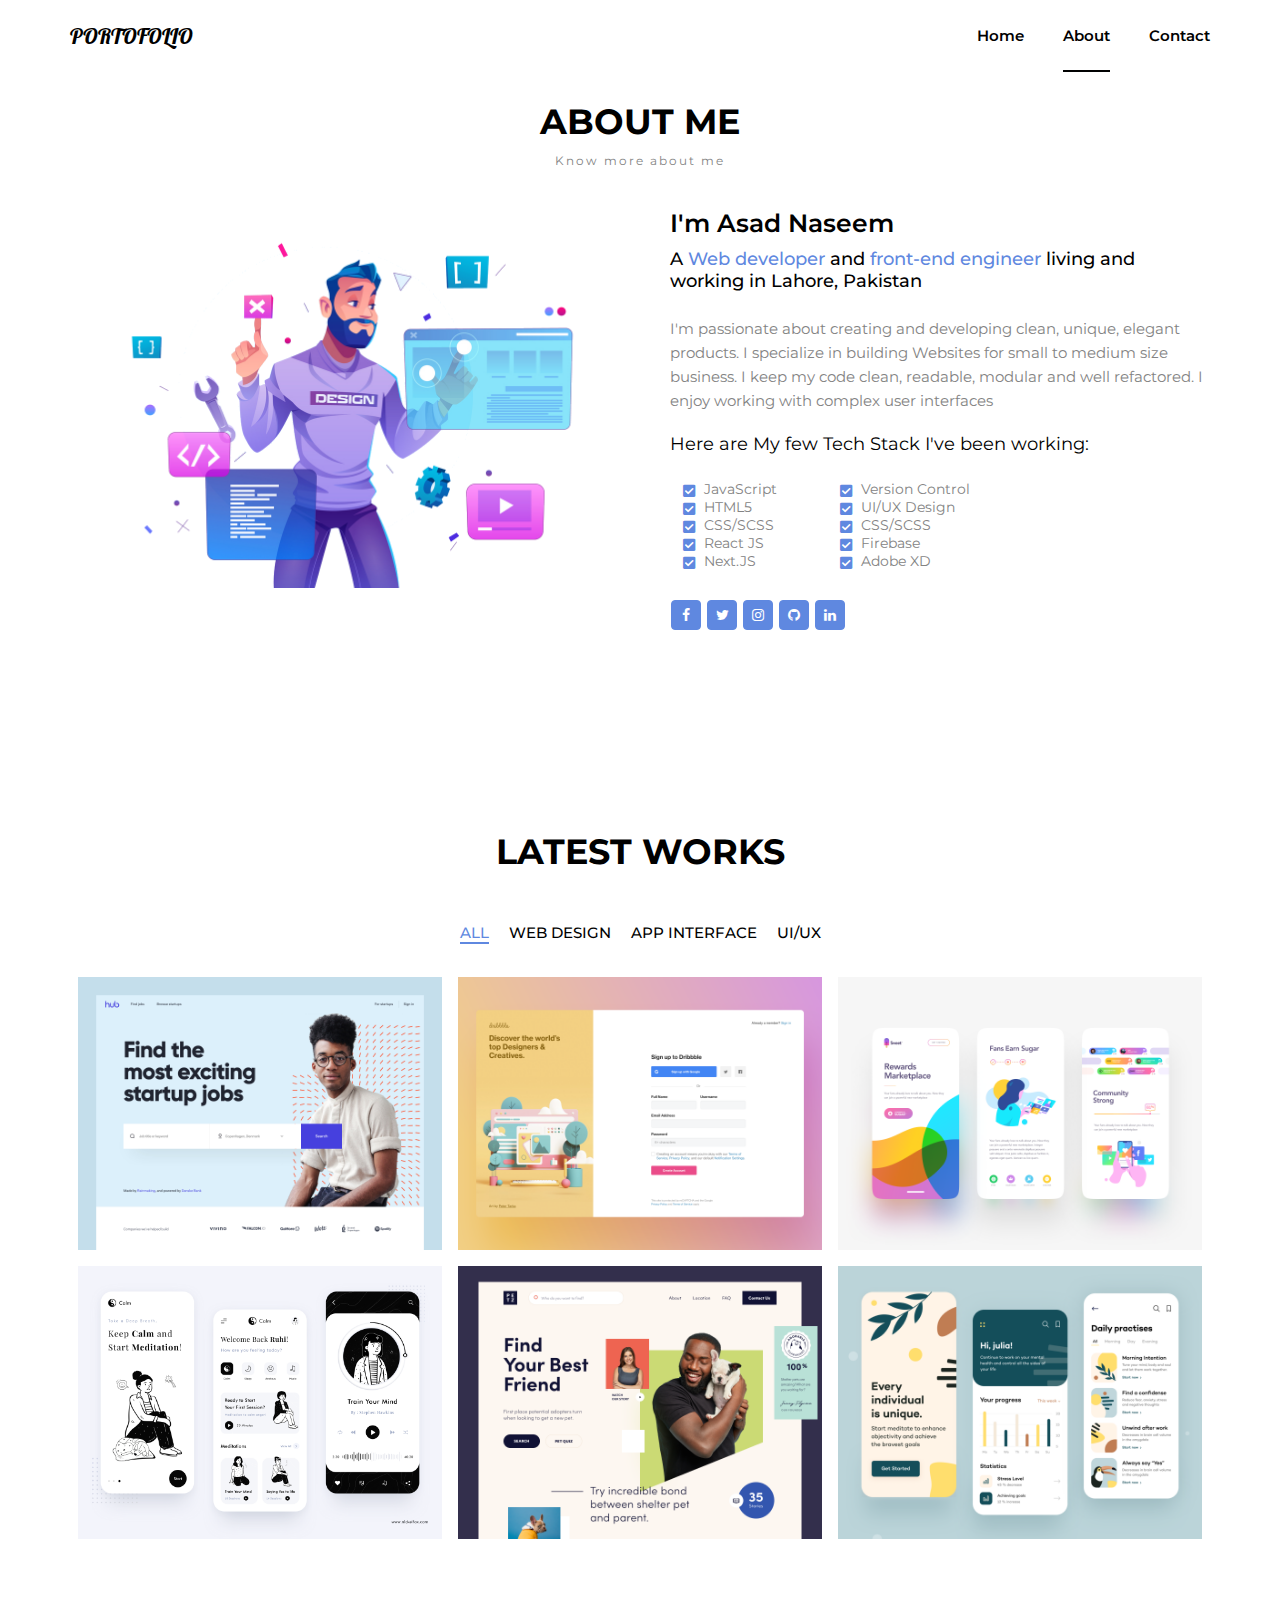
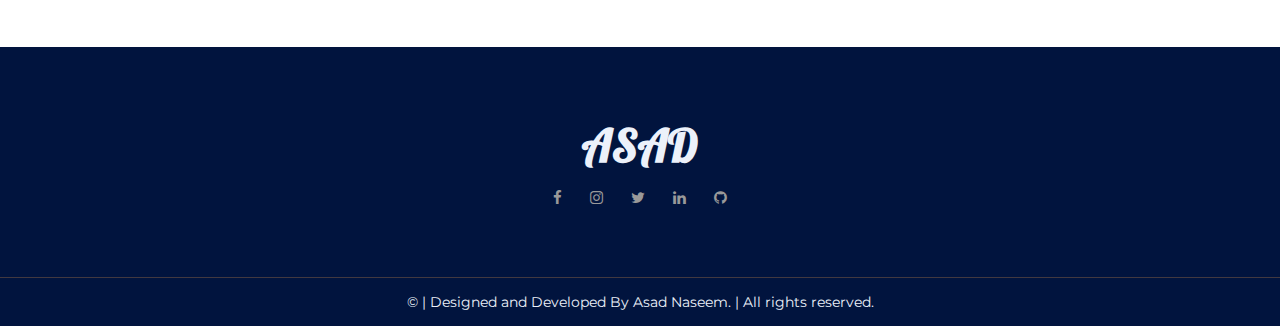
<file: aboutme.html>
<!DOCTYPE html>
<html lang="en">
   <head>
      <meta charset="UTF-8" />
      <meta name="viewport" content="width=device-width, initial-scale=1.0" />
      <title>Asad Naseem| Full-Stack Developer</title>
      <link href="./css/header.css" rel="stylesheet" />
      <link href="./css/main.css" rel="stylesheet" />
      <link href="./css/home.css" rel="stylesheet" />
      <link href="./css/about.css" rel="stylesheet" />
      <link href="./css/service.css" rel="stylesheet" />
      <link href="./css/portfolio.css" rel="stylesheet" />
      <link href="./css/testimonials.css" rel="stylesheet" />
      <link href="./css/testimonials.css" rel="stylesheet" />
      <link href="./css/blog.css" rel="stylesheet" />
      <link href="./css/contact.css" rel="stylesheet" />
      <link href="./css/footer.css" rel="stylesheet" />
   </head>

   <body>
    <header>
        <div class="container">
           <div class="row">
              <div class="brand-name" id="brand-name-2">
                 <a href="/" class="logo">PORTOFOLIO</a>
              </div>
              <div class="hamburger">
                 <i class="fa fa-bars"></i>
              </div>
              <div class="navbar" id ="navbar-1">
                 <ul>
                    <li><a href="./index.html" >Home</a></li>
                    <li><a href="./aboutme.html" class="active">About</a></li>
                    <li><a href="./contactus.html" >Contact</a></li>
                 </ul>
              </div>
           </div>
        </div>
     </header>


     <section class="about" id="about">
        <div class="container">
        <div class="row">
           <div class="title">
              <h1>About Me</h1>
              <p>Know more about me</p>
           </div>
        </div>
        <div class="row">
           <div class="about-content">
              <div class="row">
                 <div class="img">
                    <img src="img/me.png" alt='me' />
                 </div>
                 <div class="text">
                    <h4>I'm Asad Naseem</h4>
                    <h6>A <span>Web developer</span> and <span>front-end engineer</span> living and working in
                       Lahore, Pakistan
                    </h6>
                    <p>I'm passionate about creating and developing clean, unique, elegant products. I specialize in
                       building Websites for small to medium size business. I keep my code clean, readable, modular and
                       well refactored. I enjoy working with complex user interfaces
                    </p>
                    <div class="skills">
                       <h6>Here are My few Tech Stack I've been working:</h6>
                       <div class="skills-list">
                       <ul  class="fa-ul">
                          <li><span class="fa-li"><i class="fas fa-check-square"></i></span>JavaScript</li>
                          <li><span class="fa-li"><i class="fas fa-check-square"></i></span>HTML5</li>
                          <li><span class="fa-li"><i class="fas fa-check-square"></i></span>CSS/SCSS</li>
                          <li><span class="fa-li"><i class="fas fa-check-square"></i></span>React JS</li>
                          <li><span class="fa-li"><i class="fas fa-check-square"></i></span>Next.JS</li>
                       </ul>
                       <ul  class="fa-ul">
                          <li><span class="fa-li"><i class="fas fa-check-square"></i></span>Version Control</li>
                          <li><span class="fa-li"><i class="fas fa-check-square"></i></span>UI/UX Design</li>
                          <li><span class="fa-li"><i class="fas fa-check-square"></i></span>CSS/SCSS</li>
                          <li><span class="fa-li"><i class="fas fa-check-square"></i></span>Firebase</li>
                          <li><span class="fa-li"><i class="fas fa-check-square"></i></span>Adobe XD</li>
                       </ul>
                       </div>
                    </div>
                    <div class="social">
                       <a href=""><i class="fa fa-facebook"></i></a>
                       <a href=""><i class="fa fa-twitter"></i></a>
                       <a href=""><i class="fa fa-instagram"></i></a>
                       <a href=""><i class="fa fa-github"></i></a>
                       <a href=""><i class="fa fa-linkedin"></i></a>
                    </div>
                 </div>
              </div>
           </div>
        </div>
     </section>
     

     <section class="portfolio" id="portfolio">
        <div class="container">
           <div class="row">
              <div class="title text-center">
                 <h1>Latest Works</h1>
              </div>
           </div>
           <div class="row">
              <div class="filter-btn">
                 <ul id="filterBtn">
                    <li class="active" data-target="all">All</li>
                    <li data-target="web">Web Design</li>
                    <li data-target="app">App Interface</li>
                    <li data-target="ui">UI/UX</li>
                 </ul>
              </div>
           </div>
           <div class="row">
              <div class="gallery">
                 <div class="item" data-id="web">
                    <div class="inner">
                       <img src="./img/portfolio/web.jpg" alt="portfolio"/>
                       <div class="overlay">
                          <span class="fa fa-plus"></span>
                          <h4>Web Design</h4>
                       </div>
                    </div>
                 </div>
                 <div class="item" data-id="web">
                    <div class="inner">
                       <img src="./img/portfolio/web2.png" alt="portfolio"/>
                       <div class="overlay">
                          <span class="fa fa-plus"></span>
                          <h4>Web Design</h4>
                       </div>
                    </div>
                 </div>
                 <div class="item" data-id="app">
                    <div class="inner">
                       <img src="./img/portfolio/app.png" alt="portfolio"/>
                       <div class="overlay">
                          <span class="fa fa-plus"></span>
                          <h4>App Interface</h4>
                       </div>
                    </div>
                 </div>
                 <div class="item" data-id="app">
                    <div class="inner">
                       <img src="./img/portfolio/app2.png" alt="portfolio"/>
                       <div class="overlay">
                          <span class="fa fa-plus"></span>
                          <h4>App Interface</h4>
                       </div>
                    </div>
                 </div>
                 <div class="item" data-id="ui">
                    <div class="inner">
                       <img src="./img/portfolio/ui2.png" alt="portfolio"/>
                       <div class="overlay">
                          <span class="fa fa-plus"></span>
                          <h4>UI/UX Design</h4>
                       </div>
                    </div>
                 </div>
                 <div class="item" data-id="ui">
                    <div class="inner">
                       <img src="./img/portfolio/ui3.png" alt="portfolio"/>
                       <div class="overlay">
                          <span class="fa fa-plus"></span>
                          <h4>UI/UX Design</h4>
                       </div>
                    </div>
                 </div>
              </div>
           </div>
        </div>
     </section>


    <footer>
         <div class="container">
            <div class="row">
               <div class="footer-logo">ASAD</div>
               <div class="social-link">
                  <a href=""><i class="fa fa-facebook"></i></a>
                  <a href=""><i class="fa fa-instagram"></i></a>
                  <a href=""><i class="fa fa-twitter"></i></a>
                  <a href=""><i class="fa fa-linkedin"></i></a>
                  <a href=""><i class="fa fa-github"></i></a>
               </div>
            </div>
         </div>
      </footer>
      <section class="copyright">
        <div class="container">
           <p>© <span id="year"></span> | Designed and Developed By Asad Naseem. | All rights reserved.</p>
        </div>
     </section>
       
   </body>
   <script src="./js/app.js"></script>

   </html>
</file>
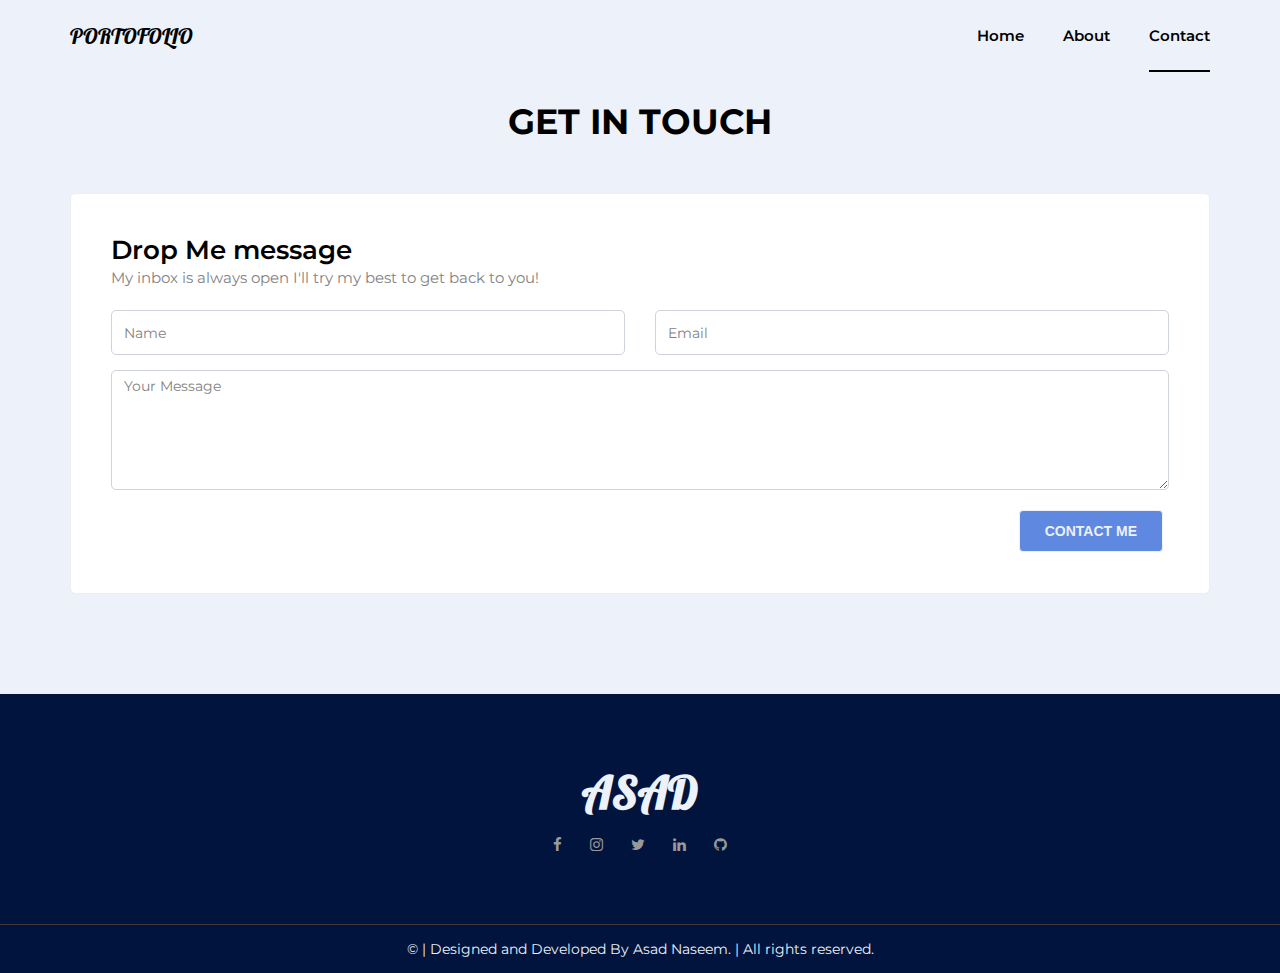
<file: contactus.html>
<!DOCTYPE html>
<html lang="en">

<head>
   <meta charset="UTF-8" />
   <meta name="viewport" content="width=device-width, initial-scale=1.0" />
   <title>Asad Naseem| Full-Stack Developer</title>
   <link href="./css/header.css" rel="stylesheet" />
   <link href="./css/main.css" rel="stylesheet" />
   <link href="./css/home.css" rel="stylesheet" />
   <link href="./css/about.css" rel="stylesheet" />
   <link href="./css/service.css" rel="stylesheet" />
   <link href="./css/portfolio.css" rel="stylesheet" />
   <link href="./css/testimonials.css" rel="stylesheet" />
   <link href="./css/testimonials.css" rel="stylesheet" />
   <link href="./css/blog.css" rel="stylesheet" />
   <link href="./css/contact.css" rel="stylesheet" />
   <link href="./css/footer.css" rel="stylesheet" />
</head>

<body>
   <header>
      <div class="container">
         <div class="row">
            <div class="brand-name" id="brand-name-2">
               <a href="/" class="logo">PORTOFOLIO</a>
            </div>
            <div class="hamburger">
               <i class="fa fa-bars"></i>
            </div>
            <div class="navbar" id="navbar-1">
               <ul>
                  <li><a href="./index.html" >Home</a></li>
                  <li><a href="./aboutme.html" >About</a></li>
                  <li><a href="./contactus.html" class="active">Contact</a></li>
               </ul>
            </div>
         </div>
      </div>
   </header>



   <section class="contact" id="contact">
      <div class="container">
         <div class="row">
            <div class="title text-center">
               <h1>Get In Touch</h1>
            </div>

         </div>
         <div class="row">
            <div class="contact-form">
               <div class="row">
                  <div class="contact-text">
                     <h2>Drop Me message</h2>
                     <p>My inbox is always open I'll try my best to get back to you!</p>
                  </div>
               </div>
               <div class="row space-between">
                  <div class="col-6">
                     <input type="text" class="form-control" name="" placeholder="Name" required />
                  </div>
                  <div class="col-6">
                     <input type="text" class="form-control" name="" placeholder="Email"  required/>
                  </div>
               </div>
               <div class="row">
                  <div class="col-12">
                     <textarea class="form-control" placeholder="Your Message" required></textarea>
                  </div>
               </div>
               <div class="row">
                  <button class="button btn"  onclick="myFunction()" >
                     <a>Contact Me</a>
                  </button>
               </div>
            </div>
         </div>
      </div>
   </section>

  

<div id="myDIV">
    <h3>submitted succesfully</h3>
</div>

   
   <footer>
      <div class="container">
         <div class="row">
            <div class="footer-logo">ASAD</div>
            <div class="social-link">
               <a href=""><i class="fa fa-facebook"></i></a>
               <a href=""><i class="fa fa-instagram"></i></a>
               <a href=""><i class="fa fa-twitter"></i></a>
               <a href=""><i class="fa fa-linkedin"></i></a>
               <a href=""><i class="fa fa-github"></i></a>
            </div>
         </div>
      </div>

     

   </footer>
   <section class="copyright">
      <div class="container">
         <p>© <span id="year"></span> | Designed and Developed By Asad Naseem. | All rights reserved.</p>
      </div>
   </section>



</body>

<script src="./js/app.js"></script>

</html>
</file>
<file: css/header.css>
header {
  position: absolute;
  padding: 0px 15px;
  left: 0px;
  right: 0px;
  z-index: 11;
  margin-bottom: 20px;
}

.fixed {
  background-color: rgb(236, 241, 250);
  position: fixed;
  border-color: #eee;
  animation: fixHeader 1s ease;
  z-index: 11;
}

@keyframes fixHeader {
  0% {
    transform: translateY(-100%);
  }

  100% {
    transform: translateY(0%);
  }
}

.container {
  max-width: 1140px;
  margin: auto;
}

header .row {
  justify-content: space-between;
  align-items: center;
}

.brand-name a {
  font-size: 22px;
  font-weight: 500;
  color: rgb(0, 0, 0);
  position: relative;
  font-family: 'Lobster', cursive;
}

.fixed .brand-name a {
  color: #000;
}

.hamburger .fa {
  font-size: 20px;
  background-color: rgb(236, 241, 250);
  color: #01143e;
  display: none;
  height: 30px;
  width: 35px;
  border-radius: 2px;
  line-height: 30px;
  text-align: center;
  cursor: pointer;
  border: 1px solid #eee;
}

.navbar ul {
  list-style: none;
  margin: 0;
  padding: 0;
}

.navbar ul li {
  display: inline;
  margin-left: 35px;
}

.navbar ul li a {
  font-size: 15px;
  line-height: 72px;
  color: black;
  font-weight: 600;
  /* display: block; */
  position: relative;
}



.fixed .navbar ul li a {
  color: #000;
}

.navbar  ul li a::before  {
  content: "";
  height: 2px;
  background-color: rgb(1, 2, 2);
  width: 0%;
  position: absolute;
  right: 0px;
  bottom: -27px;
  cursor: pointer;
  transition: all 0.5s ease;
}




.fixed .navbar ul li a::before {
  background-color: #5f88e0;
}

.navbar ul li a:hover::before {
  width: 100%;
  left: 0px;
}

.navbar ul li a.active::before {
  width: 100%;
  left: 0;
}
</file>
<file: css/main.css>
@import url("https://fonts.googleapis.com/css2?family=Montserrat:wght@300;400;500;600;700&display=swap");
@import url('https://fonts.googleapis.com/css2?family=Lobster&display=swap');

@import url("https://cdnjs.cloudflare.com/ajax/libs/font-awesome/5.13.0/css/all.min.css");
@import url("https://stackpath.bootstrapcdn.com/font-awesome/4.7.0/css/font-awesome.min.css");

html {
  scroll-behavior: smooth;
}

body {
  margin: 0;
  font-family: "Montserrat", sans-serif;
  background-color: rgb(236, 241, 250);
}

* {
  box-sizing: border-box;
  margin: 0;
}

a {
  text-decoration: none;
  font-size: 15px;
}

.row {
  display: flex;
  flex-wrap: wrap;
}

.title {
  flex: 0 0 100%;
  max-width: 100%;
  margin-bottom: 40px;
}

.title h1 {
  color: #000;
  display: flex;
  justify-content: center;
  font-size: 35px;
  font-weight: 700;
  text-transform: uppercase;
  margin: 0px 0px 10px;
  position: relative;
}

.title h1::before {
  content: "";
  left: 50%;
  position: absolute;
  height: 2px;
  background-color: #5f88e0;
  bottom: -2px;
}

.title p {
  font-size: 12px;
  color: #838383;
  font-weight: 400;
  letter-spacing: 2px;
  display: flex;
  justify-content: center;
}

.text-center {
  text-align: center !important;
}

.text-right {
  text-align: right !important;
}

.text-left {
  text-align: left !important;
}

.align-items-center {
  align-items: center;
}

.space-between {
  justify-content: space-between;
}

.button {
  flex: 0 0 33.33%;
  max-width: 33.33%;
  text-align: right;
}

.button a {
  font-size: 14px;
  color: rgb(236, 241, 250);
  background-color: transparent;
  border: 1.5px solid rgb(236, 241, 250);
  border-radius: 4px;
  padding: 12px 25px;
  display: inline-block;
  text-transform: uppercase;
  font-weight: 600;
  cursor: pointer;
  transition: all 0.5s ease;
}

.button a:hover {
  background-color: #fff;
  color: #000;
}

@media(max-width: 991px) {
  .block h1 {
    font-size: 50px;
  }
}

@media(max-width: 767px) {
  .home .home-content .block h1 {
    font-size: 40px;
  }

  .home .home-content .block h3 {
    font-size: 25px;
  }

  header {
    padding: 15px;
    position: fixed;
    background-color: rgb(236, 241, 250);
    border-bottom: 1px solid #eee;
  }

  .brand-name .logo {
    color: #01143e;
  }

  .hamburger .fa {

    display: inline-block;
  }

  .navbar {
    position: absolute;
    background-color: rgb(236, 241, 250);
    width: 100%;
    left: 0px;
    top: 60px;
    padding: 15px;
    border-top: 1px solid #eee;
    border-bottom: 1px solid #eee;
    display: none;
  }

  .navbar .show {
    display: block;
  }

  .navbar ul li {
    display: block;
    margin-left: 0;

  }

  .navbar ul li a {
    line-height: 42px;
    color: #01143e;
  }

  .navbar ul li a::before {
    bottom: -3px;
    background-color: #01143e;
  }

  .about .img {
    flex: 0 0 100%;
    max-width: 100%;
  }

  .about .text {
    flex: 0 0 100%;
    max-width: 100%;
    padding-left: 0px;
    padding-top: 30px;
  }

  .service-content .box {
    padding: 30px;
    flex: 0 0 100%;
    max-width: 100%;
  }

  .gallery .item {
    flex: 0 0 50%;
    max-width: 50%;
    position: relative;
    padding: 8px;
  }

  .message .container .row .message-text {
    flex: 0 0 100%;
    max-width: 100%;
  }

  .message .button {
    flex: 0 0 100%;
    max-width: 100%;
    text-align: left;

  }

  .blog-content {
    padding: 40px 20px;
  }

  .blog-content .blog-box {
    flex: 0 0 100%;
    max-width: 100%;
    margin-bottom: 40px;
  }

  .contact-form {
    padding: 20px;
  }

  .contact-form .col-6 {
    flex: 0 0 100%;
    max-width: 100%;
  }
}

@media(max-width: 500px) {
  .home .home-content .block {
    padding-left: 20px;
  }

  .home .home-content .block h1 {
    font-size: 30px;
  }

  .home .home-content .block h3 {
    font-size: 15px;
  }

  .about .about-content .social a {
    margin: 0px 3px;
  }

  .gallery .item {
    flex: 0 0 100%;
    max-width: 100%;
  }

  .testimonials-box .testimonials-img {
    flex-wrap: wrap;
    text-align: center;
  }

  .testimonials-img .test-img {
    flex: 0 0 100%;
    max-width: 100%;

  }
}
</file>
<file: css/home.css>
.home {
  min-height: 100vh;
  background-size: cover;
  background-position: center;
  padding: 10px;
  
}

.full-screen {
  min-height: 100vh;
}
.home-content {
  display: flex;
  flex-wrap: wrap;
  align-items: center;
  flex: 0 0 100%;
  max-width: 100%;
}

.block {
  flex: 0 0 75%;
  max-width: 75%;
  color: #5F88E0;
  padding-left: 35px;
  border-left: 3px solid rgb(236, 241, 250);
  margin-top: 50px;
}
.block h1 {
  font-size: 70px;
  font-weight: 600;
  margin: 0;
  padding: 0;
}
.block h3 {
  font-size: 25px;
  font-weight: 500;
  margin: 0;
  padding: 0;
}
.block h6 {
  font-size: 18px;
  font-weight: 500;
  margin: 0;
  padding: 0;
}
.cv-btn {
  margin-top: 90px;

}
.cv-btn a {
  font-size: 14px;
  color: white;
  background-color: #01143e;
  
  border: 1px solid rgb(236, 241, 250);
  border-radius: 4px;
  padding: 12px 25px;
  display: inline-block;
  text-transform: uppercase;
  font-weight: 600;
  cursor: pointer;
  transition: all 0.5s ease;
}
.cv-btn a:hover {
  background-color: #fff;
  color: #000;
}
</file>
<file: css/about.css>
.about {
  padding: 100px 15px;
  background-color: #fff;
}

.img {
  flex: 0 0 50%;
  max-width: 50%;
}

.img img {
  width: 100%;
  border-radius: 4px;
  display: block;
}

.text {
  flex: 0 0 50%;
  max-width: 50%;
  padding-left: 30px;
}

.text h4 {
  font-size: 25px;
  font-weight: 600;
  margin: 0 0 10px;
  color: #000;
}

.text h6 {
  font-size: 18px;
  font-weight: 500;
  margin: 0 0 25px;
  color: #000;
}

.text h6 span {
  color: #5f88e0;
  position: relative;
}

.text h6 span::before {
  content: "";
  left: 0;
  right: 90%;
  position: absolute;
  height: 2px;
  bottom: 0px;
  transition: all 0.5s ease;
}

.text h6 span:hover::before {
  content: "";
  left: 0;
  right: 0;
  position: absolute;
  height: 2px;
  background-color: #5f88e0;
  bottom: 0px;
}

.text p {
  font-size: 15px;
  font-weight: 400;
  line-height: 24px;
  color: #838383;
}

.skills {
  padding: 20px 0px;
}

.skills h6 {
  font-size: 18px;
  font-weight: 400;
  margin: 0 0 25px;
  color: #000;
}

.skills-list {
  width: 300px;
  display: flex;
  justify-content: space-between;
}

.fa-ul li {
  font-size: 14px;
  font-weight: 400;
  color: #838383;
}

.fa-ul .fa-li {
  font-size: 14px;
  font-weight: 400;
  color: #5F88E0;
}

.social {
  padding-top: 10px;
}

.social a {
  height: 30px;
  width: 30px;
  background-color: #5F88E0;
  display: inline-block;
  border: 1px solid #5F88E0;
  border-radius: 4px;
  line-height: 28px;
  text-align: center;
  margin: 0px 1px;
  transition: all 0.5s ease;
  -webkit-transition: all 0.5s ease;
}

.social a:hover {
  background-color: transparent;
  color: #000;
}

.social a .fa {
  color: #fff;
  font-size: 14px;
}

.social a .fa:hover {
  color: #000;
}
</file>
<file: css/service.css>
.services {
  background-color: rgb(236, 241, 250);
  padding: 100px 15px 70px;
}

.services .container .row .title h1::before {
  left: 30%;
}

.service-content {
  flex: 0 0 100%;
  max-width: 100%;
  display: flex;
  flex-wrap: wrap;
  justify-content: space-between;
}

.box {
  background-color: #fff;
  flex: 0 0 calc(33.33% - 20px);
  max-width: calc(33.33% - 20px);
  margin-bottom: 30px;
  border: 1px solid #eee;
  border-radius: 5px;
  padding: 30px;
  text-align: center;
  position: relative;
}

.box::before {
  content: "";
  height: 2px;
  background-color: #5f88e0;
  position: absolute;
  bottom: 0px;
  width: 50px;
  left: 0;
  right: 0;
  margin: auto;
  transition: all 0.5s ease;
}

.box:hover::before {
  width: 100%;
}

.box .icon {
  height: 60px;
  width: 60px;
  background-color: #5f88e0;
  margin: 15px auto 20px;
  border-radius: 50%;
}

.box .icon .fa {
  font-size: 25px;
  color: #fff;
  line-height: 60px;
}

.box .icon .fas {
  font-size: 25px;
  color: #fff;
  line-height: 60px;
}

.box h5 {
  font-size: 16px;
  font-weight: 600;
  color: #000;
  margin: 0;
}

.box p {
  font-size: 15px;
  font-weight: 400;
  line-height: 24px;
  color: #838383;
  margin: 5px 0 10px;
}
</file>
<file: css/portfolio.css>
.portfolio {
    background-color: #fff;
    padding: 100px 15px;
}

.portfolio .container .row .title h1::before {
    left: 30%;
}

.filter-btn {
    flex: 0 0 100%;
    max-width: 100%;
}

.filter-btn ul {
    text-align: center;
    padding: 0;
}

.filter-btn ul li {
    color: #000;
    font-weight: 500;
    font-size: 15px;
    display: inline-block;
    margin: 0px 8px;
    text-transform: uppercase;
    cursor: pointer;
    padding-bottom: 0;
}

.filter-btn ul li.active {
    color: #5f88e0;
    border-bottom: 2px solid #5f88e0;
}

.filter-btn {
    margin-bottom: 25px;
}

.gallery {
    flex: 0 0 100%;
    max-width: 100%;
    display: flex;
    flex-wrap: wrap;
}

.item {
    flex: 0 0 33.33%;
    max-width: 33.33%;
    position: relative;
    padding: 8px;
}

.inner {
    position: relative;
}

.item img {
    width: 100%;
    display: block;
}

.item .overlay {
    position: absolute;
    left: 0;
    top: 0;
    bottom: 0;
    right: 0;
    background-color: rgba(0, 0, 0, 0.6);
    z-index: 10;
    display: flex;
    flex-wrap: nowrap;
    flex-direction: column;
    align-items: center;
    justify-content: center;
    opacity: 0;
    transition: all 0.5s ease;
}

.item:hover .overlay {
    opacity: 1;
}

.overlay .fa {
    height: 50px;
    width: 50px;
    background-color: #5f88e0;
    color: #fff;
    display: inline-block;
    text-align: center;
    line-height: 50px;
    border-radius: 50%;
    cursor: pointer;
}

.item:hover .overlay .fa {
    animation: galleryIcon 0.8s ease;
    -webkit-animation: galleryIcon 0.8s ease;
}

@keyframes galleryIcon {
    0% {
        transform: translate(-20px);
        opacity: 0;
    }

    100% {
        transform: translate(0);
        opacity: 1;
    }
}

.overlay h4 {
    margin-top: 15px;
    font-size: 25px;
    font-weight: 600;
    color: #fff;
}

.item:hover .overlay h4 {
    animation: galleryText 0.8s ease;
    -webkit-animation: galleryText 0.8s ease;
}

@keyframes galleryText {
    0% {
        transform: translate(20px);
        opacity: 0;
    }

    100% {
        transform: translate(0);
        opacity: 1;
    }
}

.lightbox {
    position: fixed;
    left: 0;
    right: 0;
    top: 0;
    bottom: 0;
    z-index: 100;
    background-color: rgba(0, 0, 0, 0.6);
    justify-content: center;
    align-items: center;
}

.show {
    display: flex;
}

.hide {
    display: none;
}

.close-lightbox {
    height: 35px;
    width: 35px;
    background-color: #5f88e0;
    color: #fff;
    text-align: center;
    line-height: 35px;
    position: absolute;
    right: 10px;
    top: 10px;
    cursor: pointer;
    border-radius: 50%;
    z-index: 101;
}

.lightbox img {
    max-width: 90%;
    max-height: 80%;
    display: block;

}

.message {
    background-color: #01143e;
    padding: 40px 15px;
}

.message .message-text {
    flex: 0 0 66.66%;
    max-width: 66.66%;
}

.message .message-text h2 {
    font-size: 20px;
    color: #fff;
    font-weight: 400;
    margin: 0;
    padding: 0;
    line-height: 35px;
}
</file>
<file: css/testimonials.css>
.testimonials {
    padding: 100px 0px;
}

.testimonials .title h1::before {
    left: 30%;
}

.testimonials-content {
    position: relative;
    overflow: hidden;
    flex: 0 0 100%;
    max-width: 100%;
}

.testimonials-box {
    float: left;
    transition: margin 1s ease;
}

.testimonials-img {
    background-color: #fff;
    margin-bottom: 15px;
    border: 1px solid rgb(226, 221, 221);
    padding: 40px 20px;
    border-radius: 4px;
    display: flex;
    flex-wrap: nowrap;
    float: left;
    width: 100%;
}

.test-img {
    flex: 0 0 118px;
    max-width: 118px;
}

.test-img img {
    height: 100px;
    width: 100px;
    border-radius: 50%;
}

.testimonials-text p {
    font-size: 15px;
    font-weight: 400;
    line-height: 24px;
    color: #838383;
    margin: 0;
}

.testimonials-text h6 {
    font-size: 16px;
    font-weight: 600;
    color: #000;
    margin: 10px 0 5px;
}

.slider {
    float: left;
    width: 100%;
    text-align: center;
}

.slider div {
    height: 15px;
    width: 15px;
    background-color: #fff;
    border: 1px solid #5f88e0;
    border-radius: 50%;
    display: inline-block;
    margin: 10px 6px;
    cursor: pointer;
}

.slider div.active {
    background-color: #5f88e0;

}
</file>
<file: css/blog.css>
.blog {
    background-color: #fff;
    padding: 100px 0px;
}

.blog .container .row .title h1::before {
    left: 30%;
}

.blog-content {
    display: flex;
    flex-wrap: wrap;
    flex: 0 0 100%;
    max-width: 100%;
    justify-content: space-between;
}

.blog-box {
    flex: 0 0 calc(33.33% - 20px);
    max-width: calc(33.33% - 20px);
    border: 1px solid #ddd;
    background-color: rgb(236, 241, 250);
    border-radius: 5px;
    box-shadow: 0 4px 8px 0 rgba(0, 0, 0, 0.2);
}

.blog-img {
    overflow: hidden;
}

.blog-img img {
    max-width: 100%;
    display: block;
    transition: all 0.5s ease;
}

.blog-box:hover .blog-img img {
    transform: scale(1.1);
}

.blog-info {
    padding: 10px 0;
}

.blog-text {
    padding: 10px 20px 20px 20px;
}

.blog-info span {
    font-size: 12px;
    color: #838383;
    display: inline-block;

}

.blog-info span:nth-child(2) {
    border-left: 1px solid #ddd;
    padding-left: 8px;
    margin-left: 10px;
}

.blog-box h3 {
    font-size: 22px;
    font-weight: 600;
    color: #000;
    margin: 0;
    padding: 0 0 10px;
}

.blog-box p {
    font-size: 15px;
    font-weight: 400;
    line-height: 24px;
    color: #000;
    color: #838383;
    margin: 0 0 10px;
}

.blog-box a {
    font-size: 14px;
    color: #5f88e0;
    text-transform: uppercase;
    font-weight: 600;
    display: inline-block;
    border-bottom: 2px solid #5f88e0;
    -webkit-transition: all 0.5s ease;
    transition: all 0.5s ease;
}

.blog-box a:hover {
    color: #000;
    border-color: #000;
}
</file>
<file: css/contact.css>
.contact {
    padding: 100px 15px;
}

.contact .row .title h1::before {
    left: 30%;
}

.contact-form {
    background-color: #fff;
    flex: 0 0 100%;
    max-width: 100%;
    padding: 40px;
    border: 1.5px solid #eee;
    border-radius: 5px;
}

.contact-text {
    flex: 0 0 100%;
    max-width: 100%;
    padding-bottom: 20px;
}

.contact-text h2 {
    font-size: 26px;
    font-weight: 600;
    margin: 0;
    padding: 0;
}

.contact-text p {
    font-size: 15px;
    font-weight: 400;
    line-height: 24px;
    color: #838383;
    margin: 0;
}

.contact-form .row {
    flex-wrap: wrap;
}

.col-6 {
    flex: 0 0 calc(50% - 15px);
    max-width: calc(50% - 15px);
}

.col-6 input {
    border-radius: 5px;
}

.col-12 {
    flex: 0 0 100%;
    max-width: 100%;
}

.form-control {
    height: 45px;
    width: 100%;
    margin-bottom: 15px;
    border: 1px solid #ced4da;
    padding: 6px 12px;
    font-size: 14px;
    font-weight: 400;
    font-family: "Montserrat", sans-serif;

}

.contact-form textarea.form-control {
    height: 120px;
    border-radius: 5px;
}

.form-control::placeholder {
    color: #838383;
}

.contact-form .button {
    flex: 0 0 100%;
    max-width: 100%;
    border:none;
    background-color: white;

}

.contact-form .btn a {
    background-color: #5f88e0;
    float: right;
}

.contact-form .btn a:hover {
    color: #fff;
    background-color: #01143e;
}


#myDIV {
    background-color: rgba(98, 156, 40, 0.582);
    color: rgb(255, 255, 255);
    height: 50px;
    width: 1000px;
    margin :0 auto;
    margin-bottom: 20px;
    display: flex;
    align-items: center;
    justify-content: center;
    border-radius: 20px;
    display: none;


}
</file>
<file: css/footer.css>
footer {
    padding: 70px 15px;
    background-color: #01143e;
}

.footer-logo {
    flex: 0 0 100%;
    max-width: 100%;
    text-align: center;
    font-size: 45px;
    font-family: 'Lobster', cursive;
    color: rgb(236, 241, 250);
    font-weight: 900;
}

.social-link {
    flex: 0 0 100%;
    max-width: 100%;
    text-align: center;
    padding-top: 15px;
}

.social-link a {
    color: #999999;
    display: inline-block;
    margin: 0px 12px;
    transition: all 0.5s ease;
}

.social-link a:hover {
    color: rgb(236, 241, 250)
}

.copyright {
    background-color: #01143e;
    border-top: 1px solid #423940;
    padding: 15px;
}

.copyright p {
    margin: 0;
    text-align: center;
    font-size: 14px;
    font-weight: 400;
    color: rgb(236, 241, 250);
}
</file>
